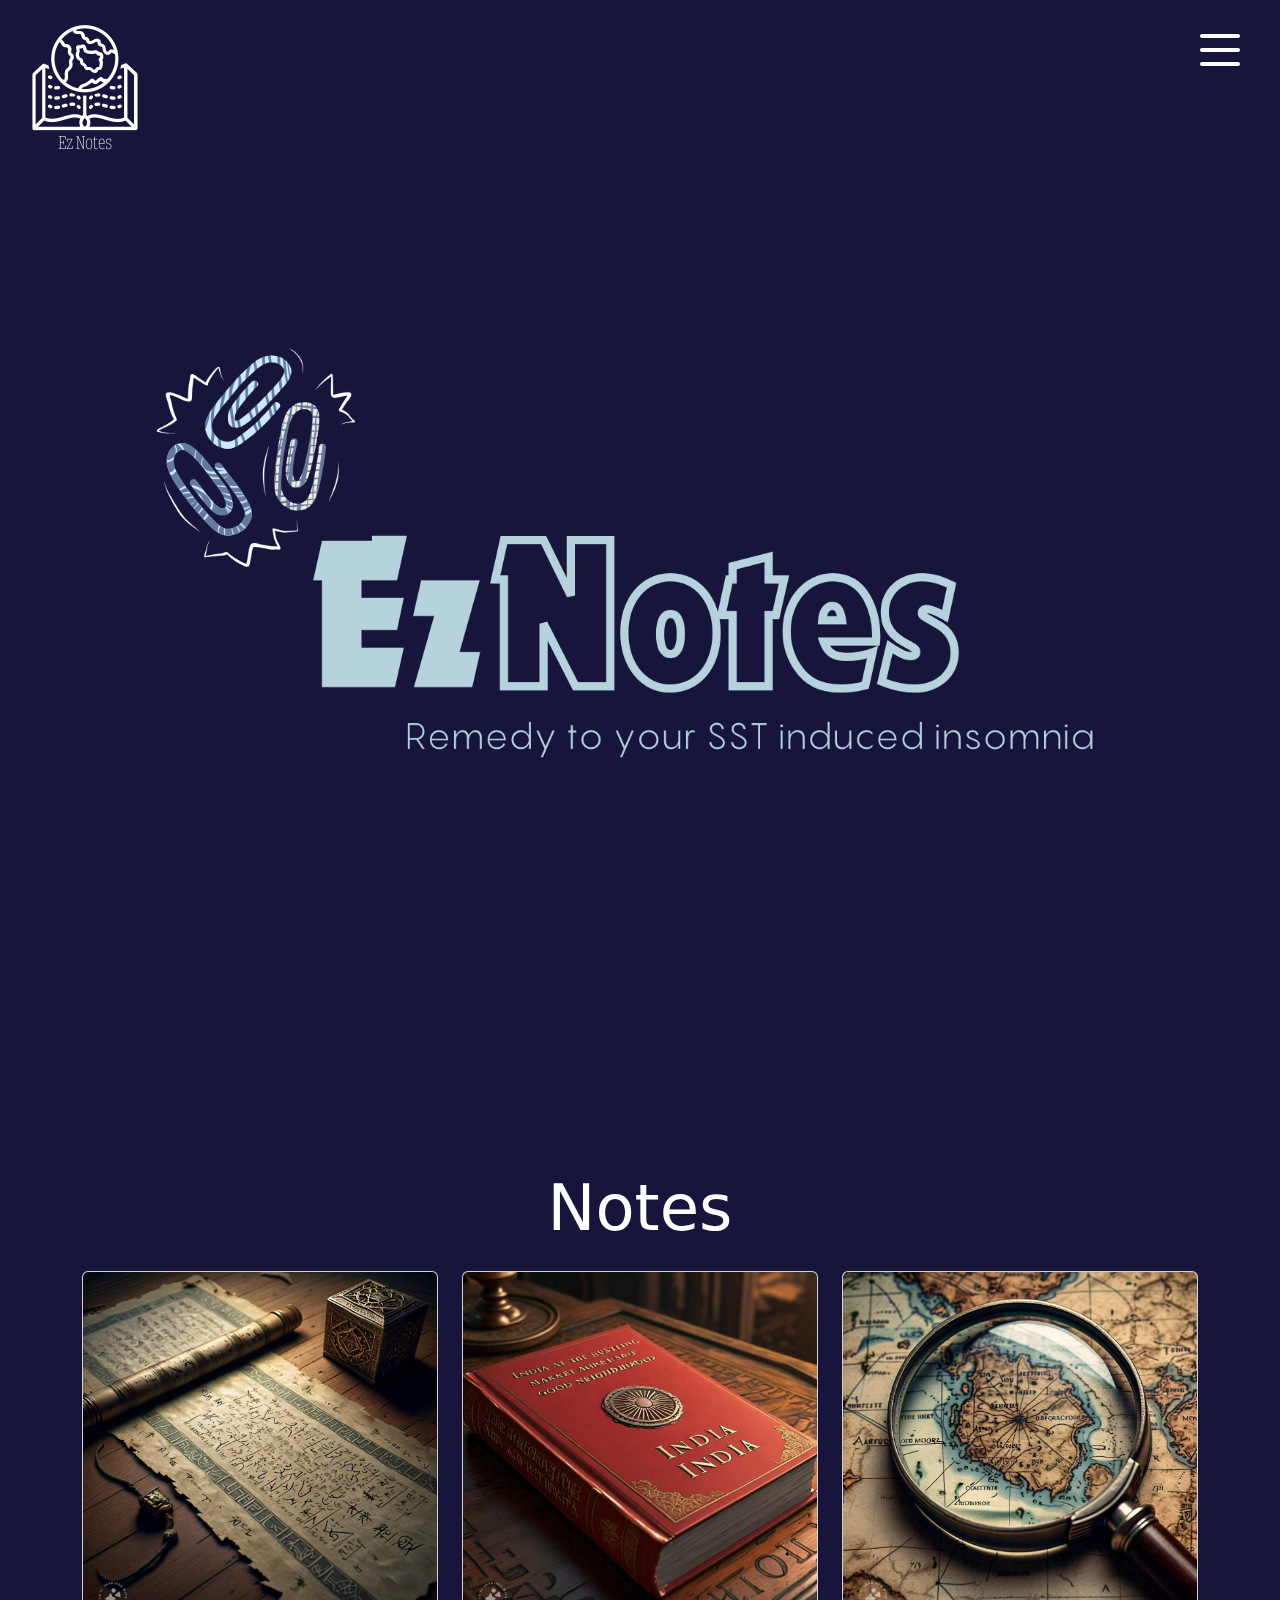
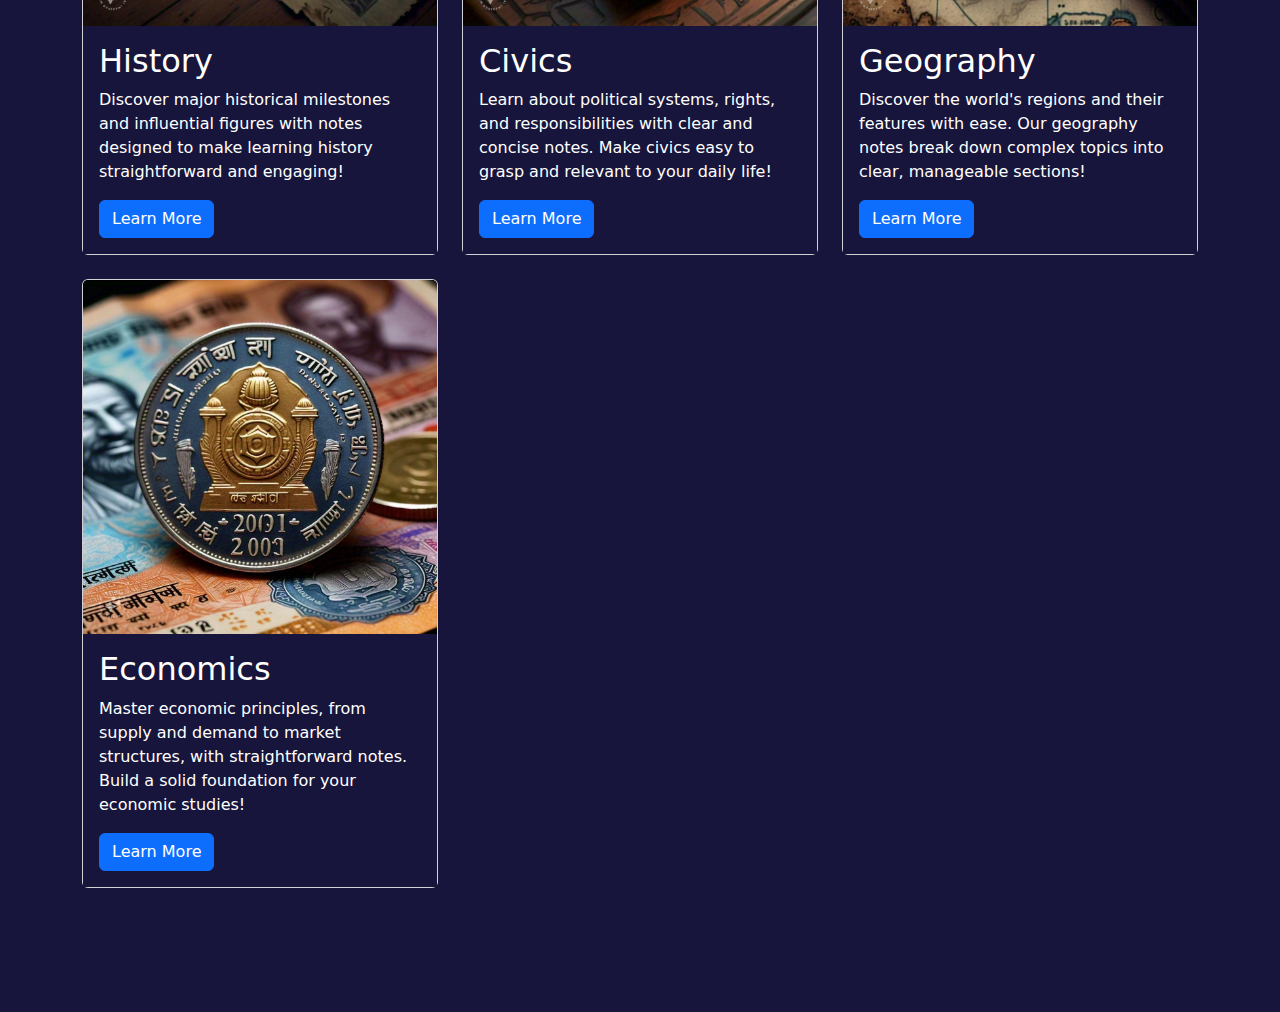
<file: index.html>
<!DOCTYPE html>
<html lang="en">
<head>
    <meta charset="UTF-8">
    <meta name="viewport" content="width=device-width, initial-scale=1.0">
    <title>Ez_Notes</title>
    <link href="https://cdn.jsdelivr.net/npm/bootstrap@5.3.3/dist/css/bootstrap.min.css" rel="stylesheet" integrity="sha384-QWTKZyjpPEjISv5WaRU9OFeRpok6YctnYmDr5pNlyT2bRjXh0JMhjY6hW+ALEwIH" crossorigin="anonymous">
    <link rel="stylesheet" href="styles.css">
</head>
<body>
    <header>
        <img class="logo"
            src="./assets/logo.png"
            alt="Loading image">
            <input type="checkbox" id="checkbox">
            <label for="checkbox" class="toggle">
                <div class="bars" id="bar1"></div>
                <div class="bars" id="bar2"></div>
                <div class="bars" id="bar3"></div>
            </label>
            <div id="dropdown">
                <a href="./index.html" class="dropdown-item">Home</a>
                <a href="./papers.html" class="dropdown-item">Papers</a>
                <a href="./Notes.html" class="dropdown-item">Notes</a>
                <a href="./about.html" class="dropdown-item">About</a>
            </div>
        
    </header>
    <main>
      <!-- Intro Section -->
      <section class="intro-section text-center">
          <div class="container">
              <img class="dk" src="./assets/bg.png">
          </div>
      </section>
      <!-- Courses Section -->
      <section class="courses-section">
        <div class="container">
            <h1 class="text-center mb-4" style="font-size: 400%;">Notes</h1>
            <div class="row">
                <!-- Course Card 1 -->
                <div class="col-md-4 mb-4">
                    <div class="card">
                        <img src="./assets/his.jpeg" class="card-img-top" alt="Course Image">
                        <div class="card-body">
                            <h5 class="card-title" style="color: white; font-size: 200%;">History</h5>
                            <p class="card-text">Discover major historical milestones and influential figures with notes designed to make learning history straightforward and engaging!</p>
                            <a href="./his.html" class="btn btn-primary">Learn More</a>
                        </div>
                    </div>
                </div>
                <!-- Course Card 2 -->
                <div class="col-md-4 mb-4">
                    <div class="card">
                        <img src="./assets/civ.jpeg" class="card-img-top" alt="Course Image">
                        <div class="card-body">
                            <h5 class="card-title" style="color: white;font-size: 200%;">Civics</h5>
                            <p class="card-text">Learn about political systems, rights, and responsibilities with clear and concise notes. Make civics easy to grasp and relevant to your daily life!</p>
                            <a href="./civ.html" class="btn btn-primary">Learn More</a>
                        </div>
                    </div>
                </div>
                <!-- Course Card 3 -->
                <div class="col-md-4 mb-4">
                    <div class="card">
                        <img src="./assets/geo.jpeg" class="card-img-top" alt="Course Image">
                        <div class="card-body">
                            <h5 class="card-title" style="color: white;font-size: 200%;">Geography</h5>
                            <p class="card-text">Discover the world's regions and their features with ease. Our geography notes break down complex topics into clear, manageable sections!</p>
                            <a href="./geo.html" class="btn btn-primary">Learn More</a>
                        </div>
                    </div>
                </div>
                <!-- Course Card 4 -->
                <div class="col-md-4 mb-4">
                    <div class="card">
                        <img src="./assets/eco.jpeg" class="card-img-top" alt="Course Image">
                        <div class="card-body">
                            <h5 class="card-title" style="color: white;font-size: 200%;">Economics</h5>
                            <p class="card-text">Master economic principles, from supply and demand to market structures, with straightforward notes. Build a solid foundation for your economic studies!</p>
                            <a href="./eco.html" class="btn btn-primary">Learn More</a>
                        </div>
                    </div>
                </div>
            </div>
        </div>
    </section>
</main>
        


    











    <script src="https://cdn.jsdelivr.net/npm/bootstrap@5.3.3/dist/js/bootstrap.bundle.min.js" integrity="sha384-YvpcrYf0tY3lHB60NNkmXc5s9fDVZLESaAA55NDzOxhy9GkcIdslK1eN7N6jIeHz" crossorigin="anonymous"></script>
</body>
</html>
</file>
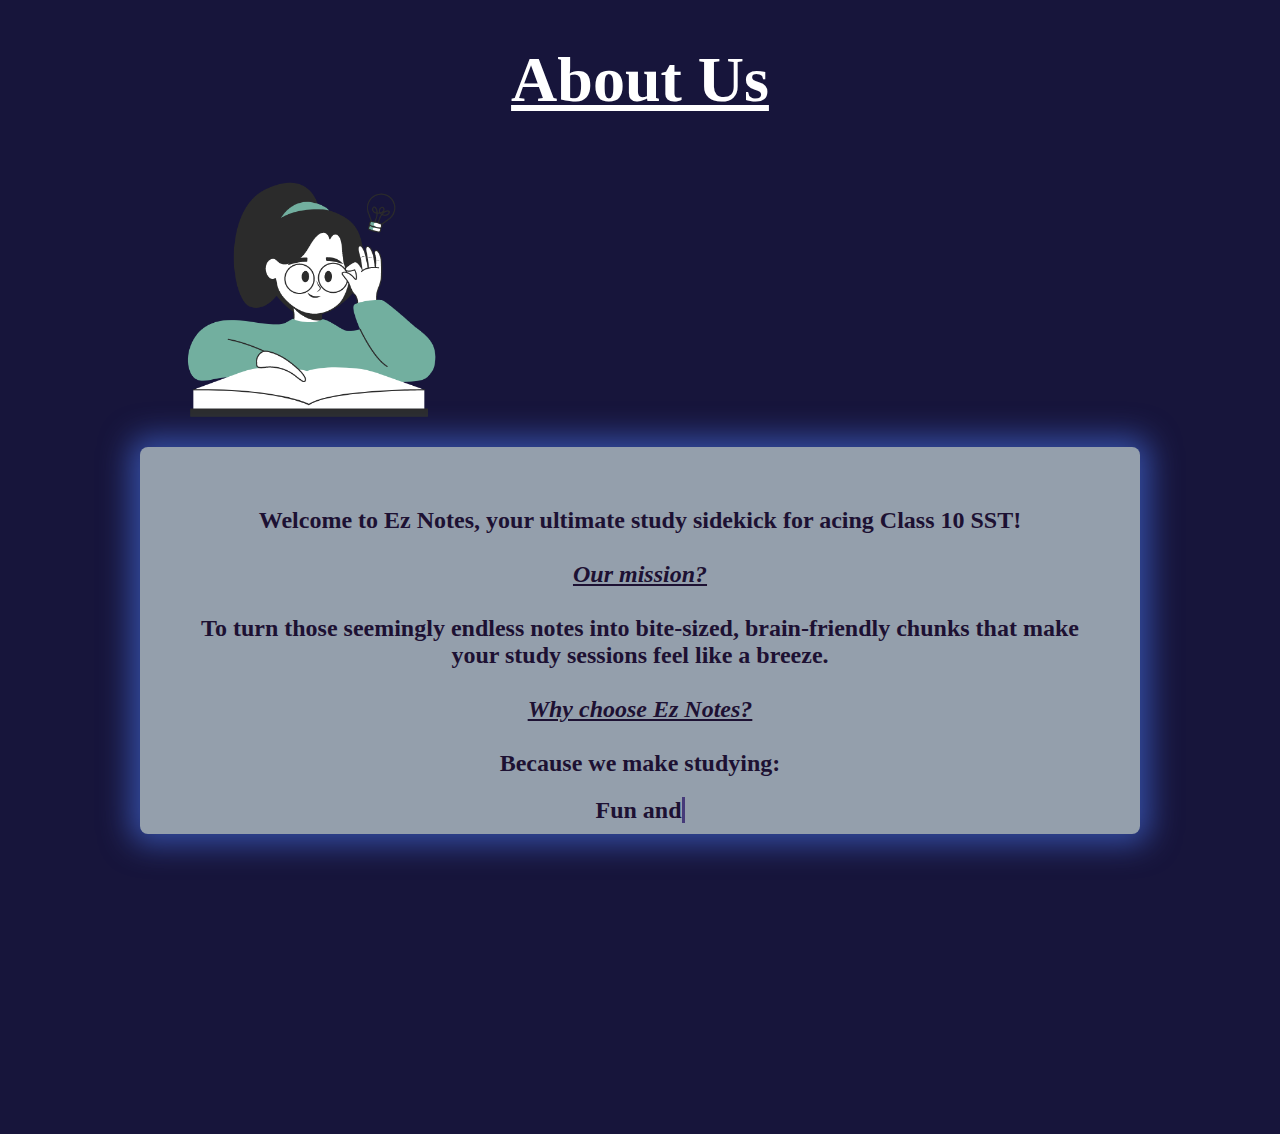
<file: about.html>
<!DOCTYPE html>
<html lang="en">
<head>
    <meta charset="UTF-8">
    <meta name="viewport" content="width=device-width, initial-scale=1.0">
    <title>About Us</title>
    <style>
        body {
            background-color: #17153b;
            margin: 0;
            padding: 0;
            display: flex;
            flex-direction: column;
            align-items: center;
            justify-content: center;
            min-height: 100vh;
        }

        h1 {
            color: #ffffff;
            font-size: 400%;
            text-decoration: underline;
            margin-bottom: 30px; /* Space between heading and content div */
            text-align: center;
        }

        .cont {
            width: 100%;
            max-width: 1000px; /* Max width for larger screens */
            background-color: #949fac;
            color: #1d1133;
            padding: 40px;
            padding-bottom: 10px;
            box-shadow: 0 0 30px 10px rgba(72, 114, 230, 0.6); /* Added spread radius */
    border-radius: 8px; 
    box-sizing: border-box;
        }

        @media (max-width: 768px) {
            .cont {
                width: 90%; 
            }
        }

        .typewriter-container {
            text-align: center;
        }

        .typewriter-text {
            display: inline;
            border-right: 0.15em solid #463a7a;
            white-space: nowrap;
            overflow: hidden;
            animation: typing 2s steps(30, end), blink-caret 0.75s step-end infinite;
        }

        @keyframes typing {
            from { width: 0; }
            to { width: 100%; }
        }

        @keyframes blink-caret {
            from, to { border-color: transparent; }
            50% { border-color: #463a7a; }
        }
        .img{
            width: 300px;
            height: 300px;
            margin-right: 670px;
          
        }
    </style>
</head>
<body>
    <h1>About Us</h1>
    <img class="img" src="assets/dp.png">
    <div class="cont">
        <h2 style="text-align: center;">
            Welcome to Ez Notes, your ultimate study sidekick for acing Class 10 SST!<br><br>
            <em style="text-decoration: underline;">Our mission?</em><br><br>
            To turn those seemingly endless notes into bite-sized, brain-friendly chunks that make your study sessions feel like a breeze.<br><br>

            <em style="text-decoration: underline;">Why choose Ez Notes?</em><br><br>
            Because we make studying:
        </h2>
        <div class="typewriter-container">
            <h2 class="typewriter-text" id="typewriter-text"></h2>
        </div>
    </div>
    <div style="width: 900px; height: 300px; background-color: #17153b; z-index: -1;">

    </div>

    <script>
        const typewriterText = document.getElementById('typewriter-text');

        const texts = [
            'Fun and engaging,',
            'Easy to understand,',
            'And dare we say, exciting!',
        ];

        let currentIndex = 0;
        const typingSpeed = 100;

        function typeText() {
            const text = texts[currentIndex];
            const characters = text.split('');
            let characterIndex = 0;

            function typeCharacter() {
                if (characterIndex < characters.length) {
                    typewriterText.textContent += characters[characterIndex];
                    characterIndex++;
                    setTimeout(typeCharacter, typingSpeed);
                } else {
                    setTimeout(() => {
                        typewriterText.textContent += '|';
                        typewriterText.textContent = typewriterText.textContent.slice(0, -1);
                        setTimeout(() => {
                            currentIndex = (currentIndex + 1) % texts.length;
                            typewriterText.textContent = '';
                            typeText();
                        }, 500);
                    }, 500);
                }
            }

            typeCharacter();
        }

        typeText();
    </script>
</body>
</html>
</file>
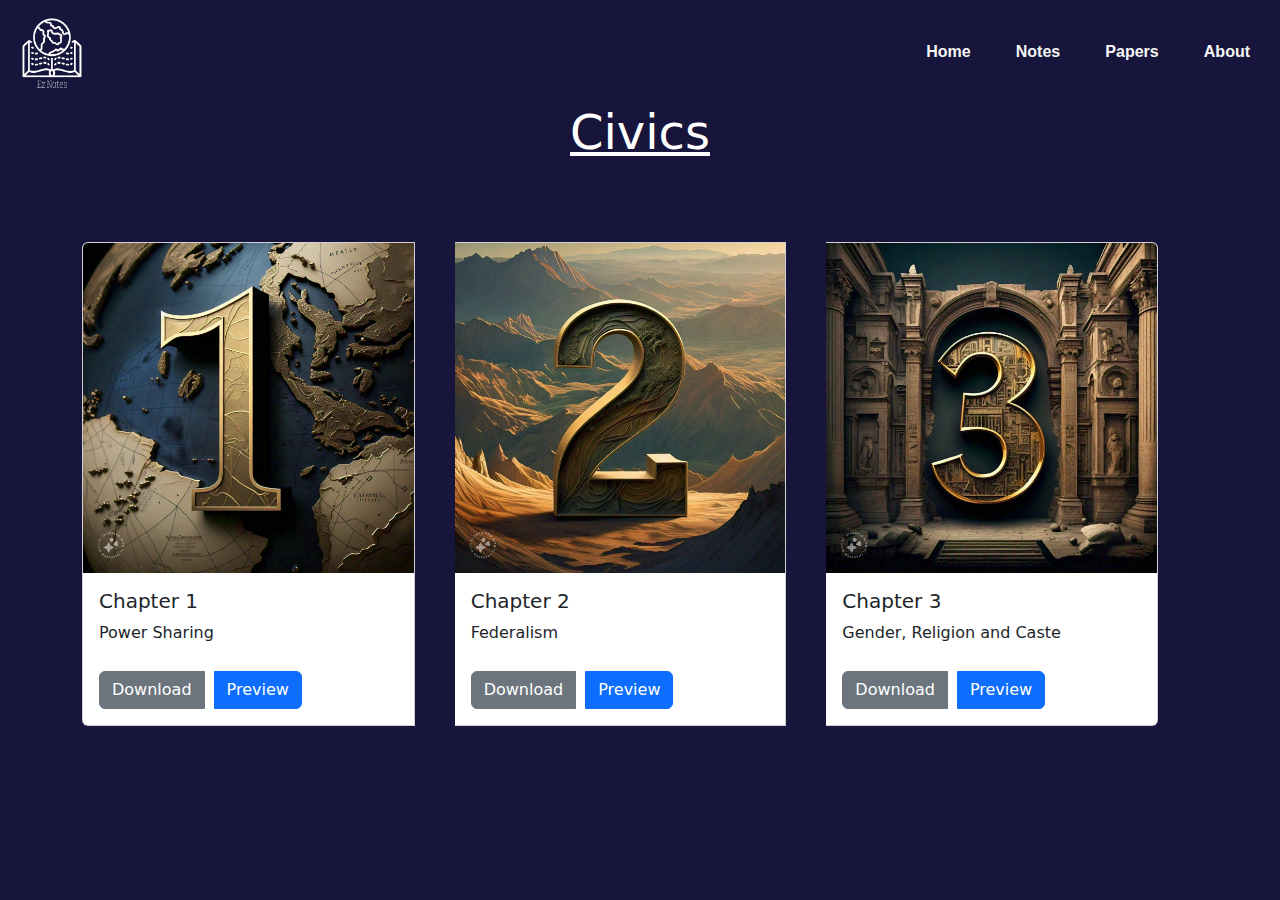
<file: civ.html>
<!DOCTYPE html>
<html lang="en">
<head>
    <meta charset="UTF-8">
    <meta name="viewport" content="width=device-width, initial-scale=1.0">
    <title>Civics</title>
    <link href="https://cdn.jsdelivr.net/npm/bootstrap@5.3.3/dist/css/bootstrap.min.css" rel="stylesheet" integrity="sha384-QWTKZyjpPEjISv5WaRU9OFeRpok6YctnYmDr5pNlyT2bRjXh0JMhjY6hW+ALEwIH" crossorigin="anonymous">
    <style>
        body {
            background-color: #17153b;
        }
        .card {
            margin-bottom: 20px;
            margin-right: 40px;
        }
        .btn-group {
            margin-top: 10px;
        }
        .btn-space {
            margin-right: 10px; /* Adjust as needed for spacing */
        }
        #pdfPreview {
            display: none;
            position: fixed;
            top: 0;
            left: 0;
            width: 100%;
            height: 100%;
            background-color: rgba(0, 0, 0, 0.8);
            z-index: 1000;
            overflow: auto;
        }
        #pdfPreview iframe {
            width: 100%;
            height: 100%;
        }
        header {
            display: flex;
            justify-content: flex-end;
            align-items: center;
            padding: 10px;
        }
        a,
        button {
            font-family: "Montserrat", sans-serif;
            font-weight: 800;
            font-size: 16px;
            color: rgb(245, 245, 245);
            text-decoration: none;
        }
        header img {
            display: block;
            height: 84px;
            cursor: pointer;
            margin-right: auto;
        }
        .navigate_links {
            list-style: none;
            margin: 0;
            padding: 0;
        }
        .navigate_links li {
            display: inline-block;
            padding: 10px 20px;
        }
        .navigate_links li a {
            transition: all 0.3s ease-in-out;
        }
        .navigate_links li a:hover {
            color: #ffffff;
            margin: 10px;
            padding: 12px;
            text-decoration: underline;
        }
    </style>
</head>
<body>
    <header>
        <img class="logo" src="./assets/logo.png" alt="Loading image">
        <nav>
            <ul class="navigate_links">
                <li><a href="./index.html">Home</a></li>
                <li><a href="./Notes.html">Notes</a></li>
                <li><a href="./papers.html">Papers</a></li>
                <li><a href="./about.html">About</a></li>
            </ul>
        </nav>
    </header>
      
    <h1 style="color: #ffffff; font-size: 300%; text-align: center; text-decoration: underline;">Civics</h1><br><br>
    <div class="container mt-4">
        <div class="card-group">
            <div class="card">
                <img src="./assets/c1.jpeg" class="card-img-top" alt="...">
                <div class="card-body">
                    <h5 class="card-title">Chapter 1</h5>
                    <p class="card-text">Power Sharing</p>
                    <div class="btn-group">
                        <button class="btn btn-secondary btn-space" onclick="download('assets/civ1.pdf')">Download</button>
                        <button class="btn btn-primary" onclick="preview('assets/civ1.pdf')">Preview</button>
                    </div>
                </div>
            </div>
            <div class="card">
                <img src="./assets/c2.jpeg" class="card-img-top" alt="...">
                <div class="card-body">
                    <h5 class="card-title">Chapter 2</h5>
                    <p class="card-text">Federalism</p>
                    <div class="btn-group">
                        <button class="btn btn-secondary btn-space" onclick="download('assets/civ2.pdf')">Download</button>
                        <button class="btn btn-primary" onclick="preview('assets/civ2.pdf')">Preview</button>
                    </div>
                </div>
            </div>
            <div class="card">
                <img src="./assets/c3.jpeg" class="card-img-top" alt="...">
                <div class="card-body">
                    <h5 class="card-title">Chapter 3</h5>
                    <p class="card-text">Gender, Religion and Caste</p>
                    <div class="btn-group">
                        <button class="btn btn-secondary btn-space" onclick="download('assets/civ3.pdf')">Download</button>
                        <button class="btn btn-primary" onclick="preview('assets/civ3.pdf')">Preview</button>
                    </div>
                </div>
            </div>
        </div>
    </div>

    <div id="pdfPreview">
        <iframe id="pdfFrame" src="" frameborder="0"></iframe>
    </div>

    <script>
        function download(file) {
            const link = document.createElement('a');
            link.href = file;
            link.download = file.split('/').pop(); // Get the filename from the path
            document.body.appendChild(link);
            link.click();
            document.body.removeChild(link);
        }

        function preview(file) {
            const pdfFrame = document.getElementById('pdfFrame');
            const pdfPreview = document.getElementById('pdfPreview');

            pdfFrame.src = file;
            pdfPreview.style.display = 'block';
        }

        document.getElementById('pdfPreview').addEventListener('click', function() {
            this.style.display = 'none';
        });
    </script>

    <script src="https://cdn.jsdelivr.net/npm/bootstrap@5.3.3/dist/js/bootstrap.bundle.min.js" integrity="sha384-YvpcrYf0tY3lHB60NNkmXc5s9fDVZLESaAA55NDzOxhy9GkcIdslK1eN7N6jIeHz" crossorigin="anonymous"></script>
</body>
</html>
</file>
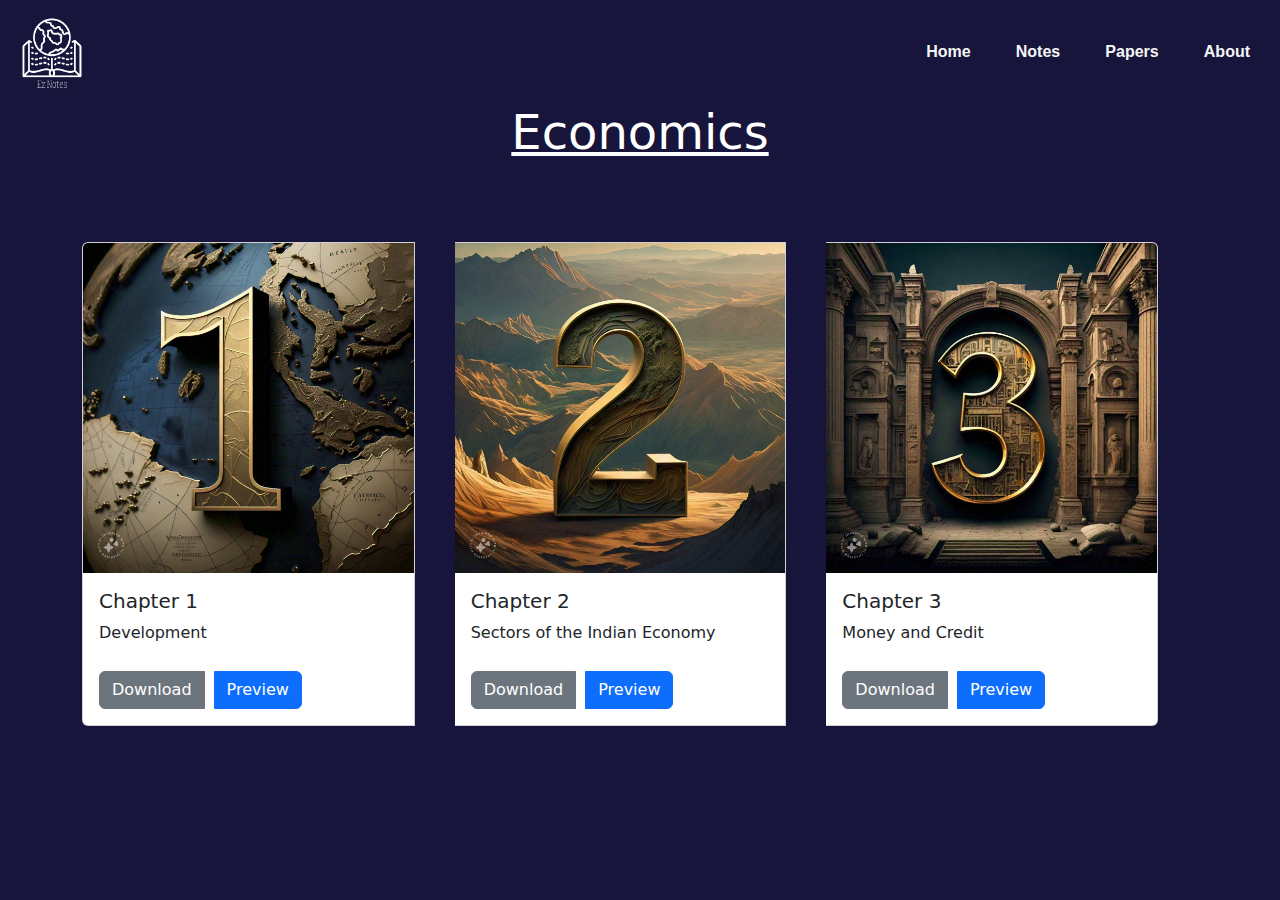
<file: eco.html>
<!DOCTYPE html>
<html lang="en">
<head>
    <meta charset="UTF-8">
    <meta name="viewport" content="width=device-width, initial-scale=1.0">
    <title>Economics</title>
    <link href="https://cdn.jsdelivr.net/npm/bootstrap@5.3.3/dist/css/bootstrap.min.css" rel="stylesheet" integrity="sha384-QWTKZyjpPEjISv5WaRU9OFeRpok6YctnYmDr5pNlyT2bRjXh0JMhjY6hW+ALEwIH" crossorigin="anonymous">
    <style>
        body {
            background-color: #17153b;
        }
        .card {
            margin-bottom: 20px;
            margin-right: 40px;
        }
        .btn-group {
            margin-top: 10px;
        }
        .btn-space {
            margin-right: 10px; /* Adjust as needed for spacing */
        }
        #pdfPreview {
            display: none;
            position: fixed;
            top: 0;
            left: 0;
            width: 100%;
            height: 100%;
            background-color: rgba(0, 0, 0, 0.8);
            z-index: 1000;
            overflow: auto;
        }
        #pdfPreview iframe {
            width: 100%;
            height: 100%;
        }
        header {
            display: flex;
            justify-content: flex-end;
            align-items: center;
            padding: 10px;
        }
        a,
        button {
            font-family: "Montserrat", sans-serif;
            font-weight: 800;
            font-size: 16px;
            color: rgb(245, 245, 245);
            text-decoration: none;
        }
        header img {
            display: block;
            height: 84px;
            cursor: pointer;
            margin-right: auto;
        }
        .navigate_links {
            list-style: none;
            margin: 0;
            padding: 0;
        }
        .navigate_links li {
            display: inline-block;
            padding: 10px 20px;
        }
        .navigate_links li a {
            transition: all 0.3s ease-in-out;
        }
        .navigate_links li a:hover {
            color: #ffffff;
            margin: 10px;
            padding: 12px;
            text-decoration: underline;
        }
    </style>
</head>
<body>
    <header>
        <img class="logo" src="./assets/logo.png" alt="Loading image">
        <nav>
            <ul class="navigate_links">
                <li><a href="./index.html">Home</a></li>
                <li><a href="./Notes.html">Notes</a></li>
                <li><a href="./papers.html">Papers</a></li>
                <li><a href="./about.html">About</a></li>
            </ul>
        </nav>
    </header>
      
    <h1 style="color: #ffffff; font-size: 300%; text-align: center; text-decoration: underline;">Economics</h1><br><br>
    <div class="container mt-4">
        <div class="card-group">
            <div class="card">
                <img src="./assets/c1.jpeg" class="card-img-top" alt="...">
                <div class="card-body">
                    <h5 class="card-title">Chapter 1</h5>
                    <p class="card-text">Development</p>
                    <div class="btn-group">
                        <button class="btn btn-secondary btn-space" onclick="download('assets/eco1.pdf')">Download</button>
                        <button class="btn btn-primary" onclick="preview('assets/eco1.pdf')">Preview</button>
                    </div>
                </div>
            </div>
            <div class="card">
                <img src="./assets/c2.jpeg" class="card-img-top" alt="...">
                <div class="card-body">
                    <h5 class="card-title">Chapter 2</h5>
                    <p class="card-text">Sectors of the Indian Economy</p>
                    <div class="btn-group">
                        <button class="btn btn-secondary btn-space" onclick="download('assets/eco2.pdf')">Download</button>
                        <button class="btn btn-primary" onclick="preview('assets/eco2.pdf')">Preview</button>
                    </div>
                </div>
            </div>
            <div class="card">
                <img src="./assets/c3.jpeg" class="card-img-top" alt="...">
                <div class="card-body">
                    <h5 class="card-title">Chapter 3</h5>
                    <p class="card-text">Money and Credit</p>
                    <div class="btn-group">
                        <button class="btn btn-secondary btn-space" onclick="download('assets/eco3.pdf')">Download</button>
                        <button class="btn btn-primary" onclick="preview('assets/eco3.pdf')">Preview</button>
                    </div>
                </div>
            </div>
        </div>
    </div>

    <div id="pdfPreview">
        <iframe id="pdfFrame" src="" frameborder="0"></iframe>
    </div>

    <script>
        function download(file) {
            const link = document.createElement('a');
            link.href = file;
            link.download = file.split('/').pop(); // Get the filename from the path
            document.body.appendChild(link);
            link.click();
            document.body.removeChild(link);
        }

        function preview(file) {
            const pdfFrame = document.getElementById('pdfFrame');
            const pdfPreview = document.getElementById('pdfPreview');

            pdfFrame.src = file;
            pdfPreview.style.display = 'block';
        }

        document.getElementById('pdfPreview').addEventListener('click', function() {
            this.style.display = 'none';
        });
    </script>

    <script src="https://cdn.jsdelivr.net/npm/bootstrap@5.3.3/dist/js/bootstrap.bundle.min.js" integrity="sha384-YvpcrYf0tY3lHB60NNkmXc5s9fDVZLESaAA55NDzOxhy9GkcIdslK1eN7N6jIeHz" crossorigin="anonymous"></script>
</body>
</html>
</file>
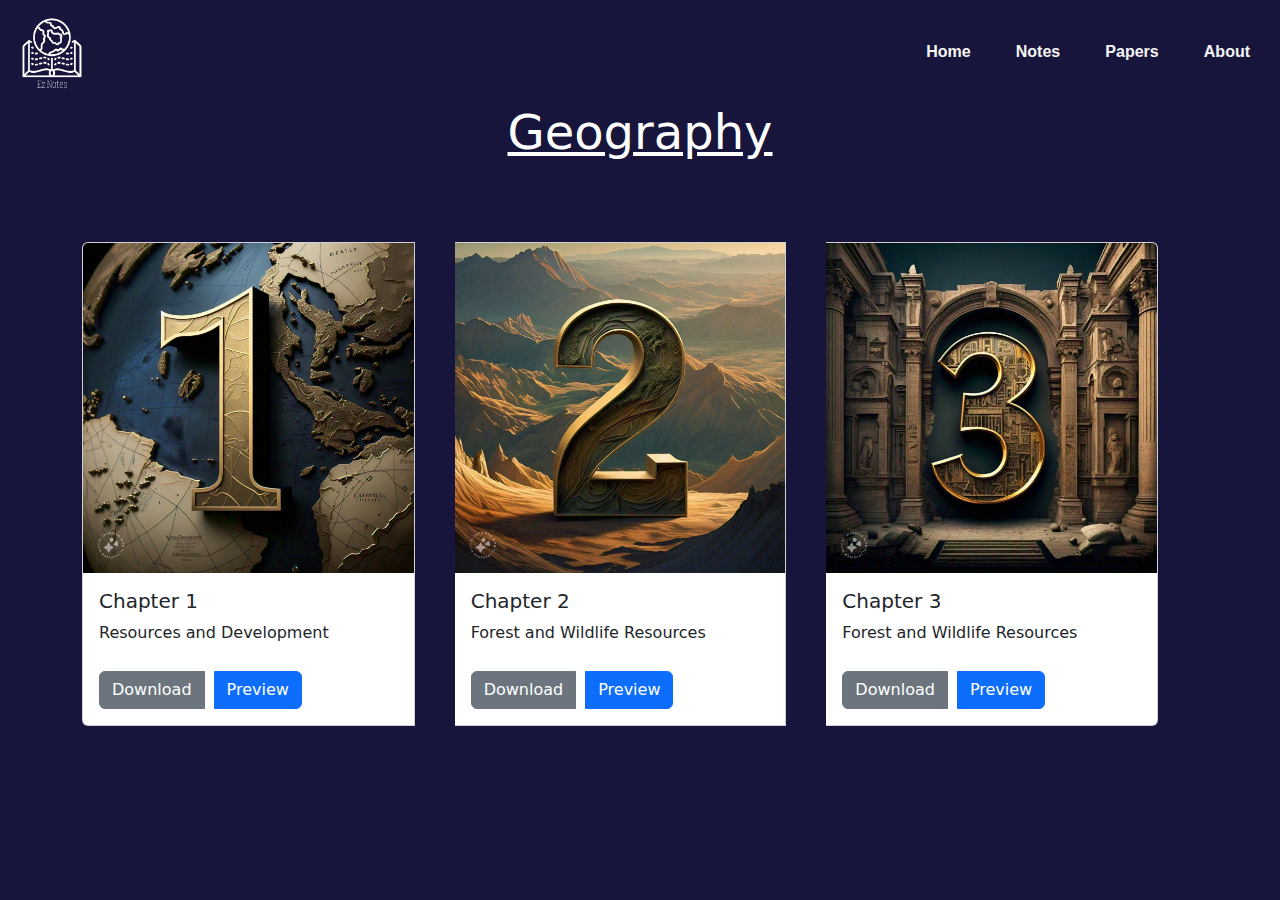
<file: geo.html>
<!DOCTYPE html>
<html lang="en">
<head>
    <meta charset="UTF-8">
    <meta name="viewport" content="width=device-width, initial-scale=1.0">
    <title>Geo</title>
    <link href="https://cdn.jsdelivr.net/npm/bootstrap@5.3.3/dist/css/bootstrap.min.css" rel="stylesheet" integrity="sha384-QWTKZyjpPEjISv5WaRU9OFeRpok6YctnYmDr5pNlyT2bRjXh0JMhjY6hW+ALEwIH" crossorigin="anonymous">
    <style>
        body {
            background-color: #17153b;
        }
        .card {
            margin-bottom: 20px;
            margin-right: 40px;
        }
        .btn-group {
            margin-top: 10px;
        }
        .btn-space {
            margin-right: 10px; /* Adjust as needed for spacing */
        }
        #pdfPreview {
            display: none;
            position: fixed;
            top: 0;
            left: 0;
            width: 100%;
            height: 100%;
            background-color: rgba(0, 0, 0, 0.8);
            z-index: 1000;
            overflow: auto;
        }
        #pdfPreview iframe {
            width: 100%;
            height: 100%;
        }
        header {
            display: flex;
            justify-content: flex-end;
            align-items: center;
            padding: 10px;
        }
        a,
        button {
            font-family: "Montserrat", sans-serif;
            font-weight: 800;
            font-size: 16px;
            color: rgb(245, 245, 245);
            text-decoration: none;
        }
        header img {
            display: block;
            height: 84px;
            cursor: pointer;
            margin-right: auto;
        }
        .navigate_links {
            list-style: none;
            margin: 0;
            padding: 0;
        }
        .navigate_links li {
            display: inline-block;
            padding: 10px 20px;
        }
        .navigate_links li a {
            transition: all 0.3s ease-in-out;
        }
        .navigate_links li a:hover {
            color: #ffffff;
            margin: 10px;
            padding: 12px;
            text-decoration: underline;
        }
    </style>
</head>
<body>
    <header>
        <img class="logo" src="./assets/logo.png" alt="Loading image">
        <nav>
            <ul class="navigate_links">
                <li><a href="./index.html">Home</a></li>
                <li><a href="./Notes.html">Notes</a></li>
                <li><a href="./papers.html">Papers</a></li>
                <li><a href="./about.html">About</a></li>
            </ul>
        </nav>
    </header>
      
    <h1 style="color: #ffffff; font-size: 300%; text-align: center; text-decoration: underline;">Geography</h1><br><br>
    <div class="container mt-4">
        <div class="card-group">
            <div class="card">
                <img src="./assets/c1.jpeg" class="card-img-top" alt="...">
                <div class="card-body">
                    <h5 class="card-title">Chapter 1</h5>
                    <p class="card-text">Resources and Development</p>
                    <div class="btn-group">
                        <button class="btn btn-secondary btn-space" onclick="download('assets/geo1.pdf')">Download</button>
                        <button class="btn btn-primary" onclick="preview('assets/geo1.pdf')">Preview</button>
                    </div>
                </div>
            </div>
            <div class="card">
                <img src="./assets/c2.jpeg" class="card-img-top" alt="...">
                <div class="card-body">
                    <h5 class="card-title">Chapter 2</h5>
                    <p class="card-text"> Forest and Wildlife Resources</p>
                    <div class="btn-group">
                        <button class="btn btn-secondary btn-space" onclick="download('assets/geo2.pdf')">Download</button>
                        <button class="btn btn-primary" onclick="preview('assets/geo2.pdf')">Preview</button>
                    </div>
                </div>
            </div>
            <div class="card">
                <img src="./assets/c3.jpeg" class="card-img-top" alt="...">
                <div class="card-body">
                    <h5 class="card-title">Chapter 3</h5>
                    <p class="card-text"> Forest and Wildlife Resources</p>
                    <div class="btn-group">
                        <button class="btn btn-secondary btn-space" onclick="download('assets/geo3.pdf')">Download</button>
                        <button class="btn btn-primary" onclick="preview('assets/geo3.pdf')">Preview</button>
                    </div>
                </div>
            </div>
        </div>
    </div>

    <div id="pdfPreview">
        <iframe id="pdfFrame" src="" frameborder="0"></iframe>
    </div>

    <script>
        function download(file) {
            const link = document.createElement('a');
            link.href = file;
            link.download = file.split('/').pop(); // Get the filename from the path
            document.body.appendChild(link);
            link.click();
            document.body.removeChild(link);
        }

        function preview(file) {
            const pdfFrame = document.getElementById('pdfFrame');
            const pdfPreview = document.getElementById('pdfPreview');

            pdfFrame.src = file;
            pdfPreview.style.display = 'block';
        }

        document.getElementById('pdfPreview').addEventListener('click', function() {
            this.style.display = 'none';
        });
    </script>

    <script src="https://cdn.jsdelivr.net/npm/bootstrap@5.3.3/dist/js/bootstrap.bundle.min.js" integrity="sha384-YvpcrYf0tY3lHB60NNkmXc5s9fDVZLESaAA55NDzOxhy9GkcIdslK1eN7N6jIeHz" crossorigin="anonymous"></script>
</body>
</html>
</file>
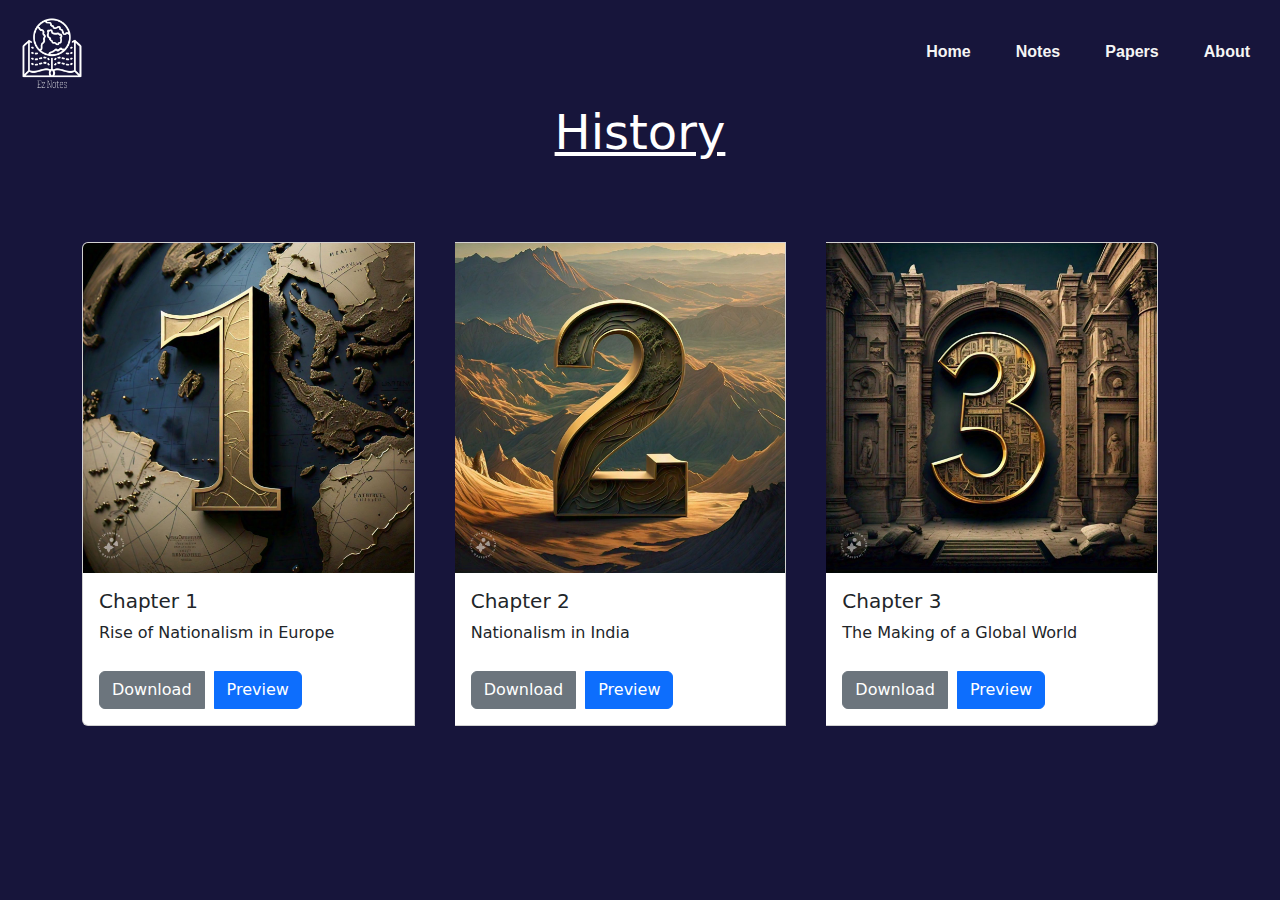
<file: his.html>
<!DOCTYPE html>
<html lang="en">
<head>
    <meta charset="UTF-8">
    <meta name="viewport" content="width=device-width, initial-scale=1.0">
    <title>History</title>
    <link href="https://cdn.jsdelivr.net/npm/bootstrap@5.3.3/dist/css/bootstrap.min.css" rel="stylesheet" integrity="sha384-QWTKZyjpPEjISv5WaRU9OFeRpok6YctnYmDr5pNlyT2bRjXh0JMhjY6hW+ALEwIH" crossorigin="anonymous">
    <style>
        body {
            background-color: #17153b;
        }
        .card {
            margin-bottom: 20px;
            margin-right: 40px;
        }
        .btn-group {
            margin-top: 10px;
        }
        .btn-space {
            margin-right: 10px; /* Adjust as needed for spacing */
        }
        #pdfPreview {
            display: none;
            position: fixed;
            top: 0;
            left: 0;
            width: 100%;
            height: 100%;
            background-color: rgba(0, 0, 0, 0.8);
            z-index: 1000;
            overflow: auto;
        }
        #pdfPreview iframe {
            width: 100%;
            height: 100%;
        }
        header {
            display: flex;
            justify-content: flex-end;
            align-items: center;
            padding: 10px;
        }
        a,
        button {
            font-family: "Montserrat", sans-serif;
            font-weight: 800;
            font-size: 16px;
            color: rgb(245, 245, 245);
            text-decoration: none;
        }
        header img {
            display: block;
            height: 84px;
            cursor: pointer;
            margin-right: auto;
        }
        .navigate_links {
            list-style: none;
            margin: 0;
            padding: 0;
        }
        .navigate_links li {
            display: inline-block;
            padding: 10px 20px;
        }
        .navigate_links li a {
            transition: all 0.3s ease-in-out;
        }
        .navigate_links li a:hover {
            color: #ffffff;
            margin: 10px;
            padding: 12px;
            text-decoration: underline;
        }
    </style>
</head>
<body>
    <header>
        <img class="logo" src="./assets/logo.png" alt="Loading image">
        <nav>
            <ul class="navigate_links">
                <li><a href="./index.html">Home</a></li>
                <li><a href="./Notes.html">Notes</a></li>
                <li><a href="./papers.html">Papers</a></li>
                <li><a href="./about.html">About</a></li>
            </ul>
        </nav>
    </header>
      
    <h1 style="color: #ffffff; font-size: 300%; text-align: center; text-decoration: underline;">History</h1><br><br>
    <div class="container mt-4">
        <div class="card-group">
            <div class="card">
                <img src="./assets/c1.jpeg" class="card-img-top" alt="...">
                <div class="card-body">
                    <h5 class="card-title">Chapter 1</h5>
                    <p class="card-text">
                       Rise of Nationalism in Europe</p>
                    <div class="btn-group">
                        <button class="btn btn-secondary btn-space" onclick="download('assets/his1.pdf')">Download</button>
                        <button class="btn btn-primary" onclick="preview('assets/his1.pdf')">Preview</button>
                    </div>
                </div>
            </div>
            <div class="card">
                <img src="./assets/c2.jpeg" class="card-img-top" alt="...">
                <div class="card-body">
                    <h5 class="card-title">Chapter 2</h5>
                    <p class="card-text">Nationalism in India</p>
                    <div class="btn-group">
                        <button class="btn btn-secondary btn-space" onclick="download('assets/his2.pdf')">Download</button>
                        <button class="btn btn-primary" onclick="preview('assets/his2.pdf')">Preview</button>
                    </div>
                </div>
            </div>
            <div class="card">
                <img src="./assets/c3.jpeg" class="card-img-top" alt="...">
                <div class="card-body">
                    <h5 class="card-title">Chapter 3</h5>
                    <p class="card-text">The Making of a Global World</p>
                    <div class="btn-group">
                        <button class="btn btn-secondary btn-space" onclick="download('assets/his3.pdf')">Download</button>
                        <button class="btn btn-primary" onclick="preview('assets/his3.pdf')">Preview</button>
                    </div>
                </div>
            </div>
        </div>
    </div>

    <div id="pdfPreview">
        <iframe id="pdfFrame" src="" frameborder="0"></iframe>
    </div>

    <script>
        function download(file) {
            const link = document.createElement('a');
            link.href = file;
            link.download = file.split('/').pop(); // Get the filename from the path
            document.body.appendChild(link);
            link.click();
            document.body.removeChild(link);
        }

        function preview(file) {
            const pdfFrame = document.getElementById('pdfFrame');
            const pdfPreview = document.getElementById('pdfPreview');

            pdfFrame.src = file;
            pdfPreview.style.display = 'block';
        }

        document.getElementById('pdfPreview').addEventListener('click', function() {
            this.style.display = 'none';
        });
    </script>

    <script src="https://cdn.jsdelivr.net/npm/bootstrap@5.3.3/dist/js/bootstrap.bundle.min.js" integrity="sha384-YvpcrYf0tY3lHB60NNkmXc5s9fDVZLESaAA55NDzOxhy9GkcIdslK1eN7N6jIeHz" crossorigin="anonymous"></script>
</body>
</html>
</file>
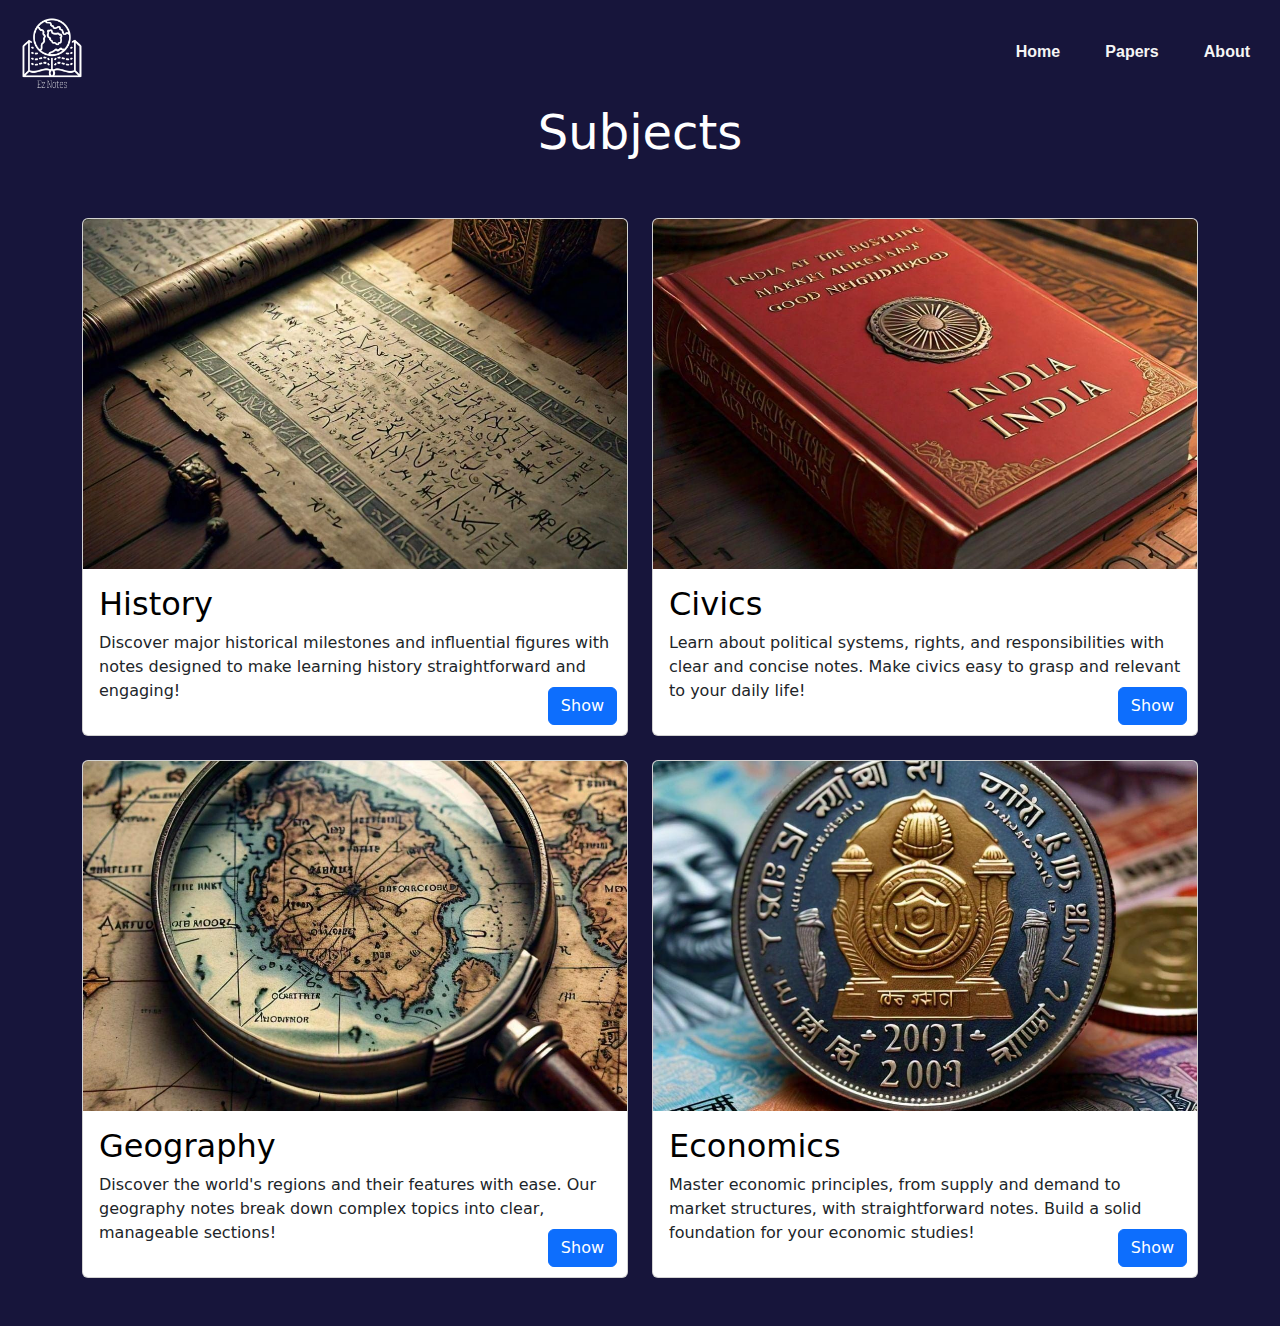
<file: Notes.html>
<!DOCTYPE html>
<html lang="en">
<head>
  <meta charset="UTF-8">
  <meta name="viewport" content="width=device-width, initial-scale=1.0">
  <title>Notes</title>
  <link href="https://cdn.jsdelivr.net/npm/bootstrap@5.3.3/dist/css/bootstrap.min.css" rel="stylesheet" integrity="sha384-QWTKZyjpPEjISv5WaRU9OFeRpok6YctnYmDr5pNlyT2bRjXh0JMhjY6hW+ALEwIH" crossorigin="anonymous">
  <style>
    body {
      background-color: #17153b;
    }
    .card-img-top {
      height: 350px;
      width: 100%;
      object-fit: cover; 
    }
    .card {
      width: 100%;
      height: auto;
    }
    header {
      display: flex;
      justify-content: flex-end;
      align-items: center;
      padding: 10px;
    }
    a,
    button {
      font-family: "Montserrat", sans-serif;
      font-weight: 800;
      font-size: 16px;
      color: rgb(245, 245, 245);
      text-decoration: none;
    }
    header img {
      display: block;
      height: 84px;
      cursor: pointer;
      margin-right: auto;
    }
    .navigate_links {
      list-style: none;
      margin: 0;
      padding: 0;
    }
    .navigate_links li {
      display: inline-block;
      padding: 10px 20px;
    }
    .navigate_links li a {
      transition: all 0.3s ease-in-out;
    }
    .navigate_links li a:hover {
      color: #ffffff;
      margin: 10px;
      padding: 12px;
      text-decoration: underline;
    }
    .card-body {
      position: relative;
    }
    .btn-show {
      position: absolute;
      bottom: 10px;
      right: 10px;
    }
  </style>
</head>
<body>
  <header>
    <img class="logo" src="./assets/logo.png" alt="Loading image">
    <nav>
      <ul class="navigate_links">
        <li><a href="./index.html">Home</a></li>
        <li><a href="./papers.html">Papers</a></li>
        <li><a href="./about.html">About</a></li>
      </ul>
    </nav>
  </header>
  
  <h1 style="color: #ffffff; font-size: 300%; text-align: center;">Subjects</h1><br><br>
  
  <div class="container">
    <div class="row row-cols-1 row-cols-md-2 g-4">
      <div class="col">
        <div class="card">
          <img src="./assets/his.jpeg" class="card-img-top" alt="...">
          <div class="card-body">
            <h5 class="card-title" style="color: rgb(0, 0, 0); font-size: 200%;">History</h5>
                            <p class="card-text">Discover major historical milestones and influential figures with notes designed to make learning history straightforward and engaging!</p>
                            <button class="btn btn-primary btn-show" onclick="window.location.href='./his.html'" >Show</button>
          </div>
        </div>
      </div>
      <div class="col">
        <div class="card">
          <img src="./assets/civ.jpeg" class="card-img-top" alt="...">
          <div class="card-body">
            <h5 class="card-title" style="color: rgb(0, 0, 0);font-size: 200%;">Civics</h5>
                            <p class="card-text">Learn about political systems, rights, and responsibilities with clear and concise notes. Make civics easy to grasp and relevant to your daily life!</p>
                            <button class="btn btn-primary btn-show" onclick="window.location.href='./civ.html'" >Show</button>
          </div>
        </div>
      </div>
      <div class="col">
        <div class="card">
          <img src="./assets/geo.jpeg" class="card-img-top" alt="...">
          <div class="card-body">
            <h5 class="card-title" style="color: rgb(0, 0, 0);font-size: 200%;">Geography</h5>
            <p class="card-text">Discover the world's regions and their features with ease. Our geography notes break down complex topics into clear, manageable sections!</p>
            <button class="btn btn-primary btn-show" onclick="window.location.href='./geo.html'" >Show</button>
          </div>
        </div>
      </div>
      <div class="col">
        <div class="card">
          <img src="./assets/eco.jpeg" class="card-img-top" alt="...">
          <div class="card-body">
            <h5 class="card-title" style="color: rgb(0, 0, 0);font-size: 200%;">Economics</h5>
                            <p class="card-text">Master economic principles, from supply and demand to market structures, with straightforward notes. Build a solid foundation for your economic studies!</p>
            <button class="btn btn-primary btn-show" onclick="window.location.href='./eco.html'" >Show</button>
          </div>
        </div>
      </div>
    </div>
  </div>
  
  <br><br>

  <script src="https://cdn.jsdelivr.net/npm/bootstrap@5.3.3/dist/js/bootstrap.bundle.min.js" integrity="sha384-YvpcrYf0tY3lHB60NNkmXc5s9fDVZLESaAA55NDzOxhy9GkcIdslK1eN7N6jIeHz" crossorigin="anonymous"></script>
</body>
</html>
</file>
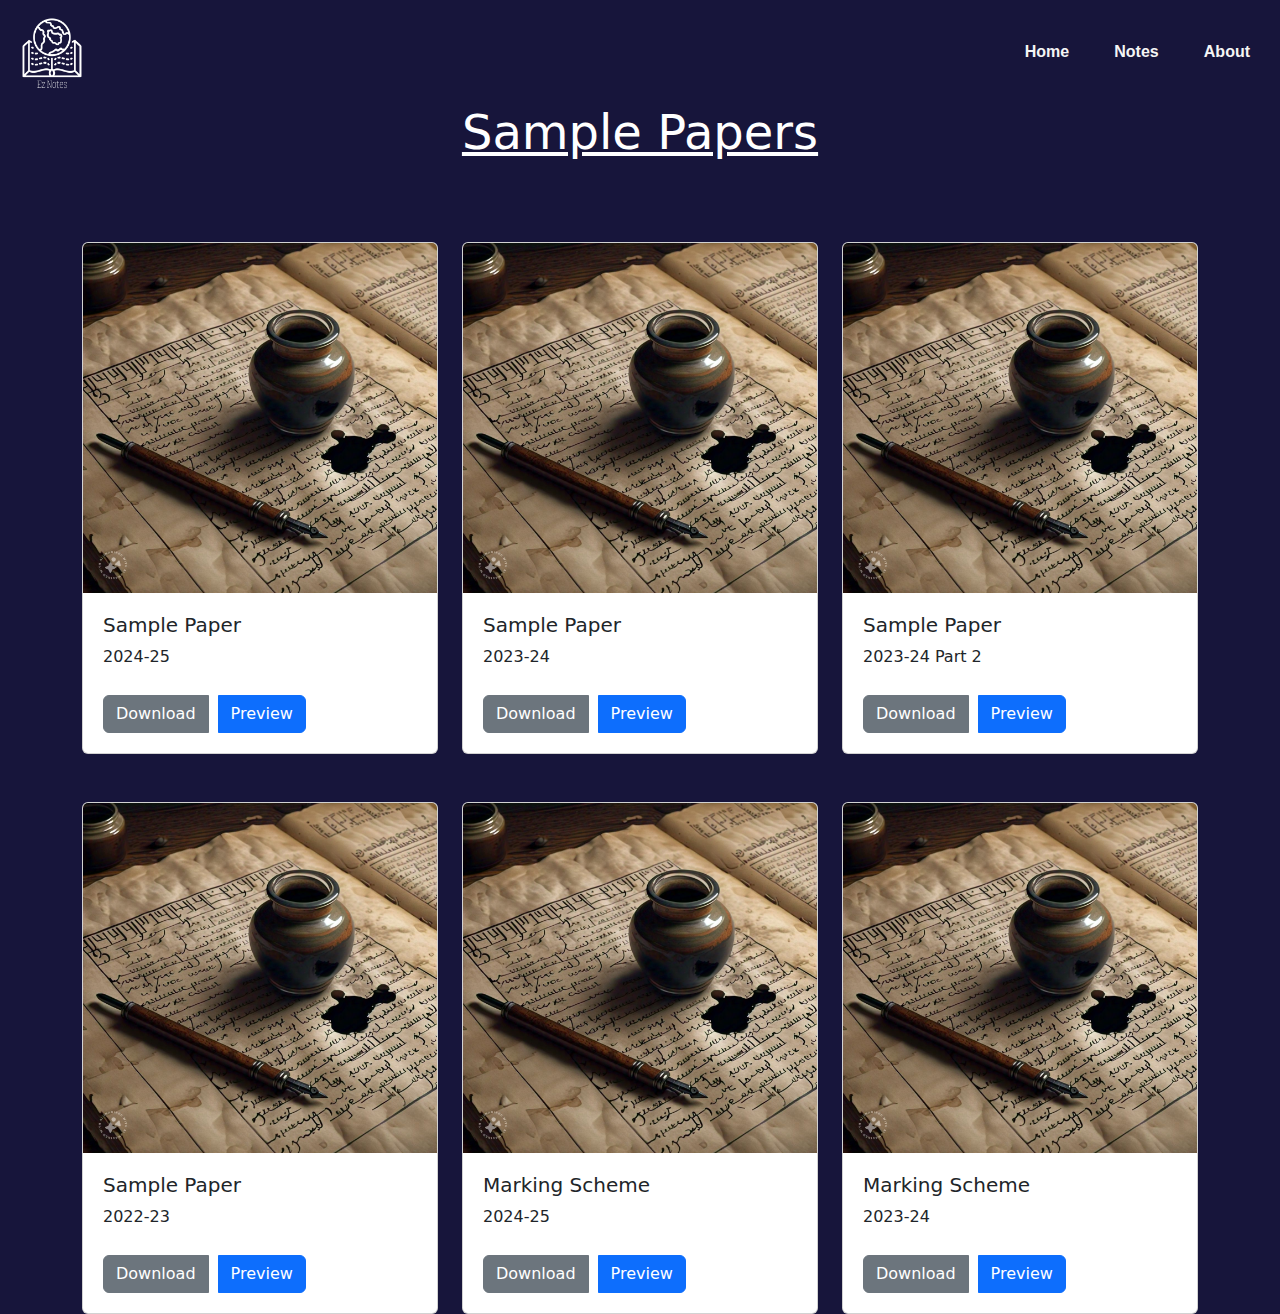
<file: papers.html>
<!DOCTYPE html>
<html lang="en">
<head>
    <meta charset="UTF-8">
    <meta name="viewport" content="width=device-width, initial-scale=1.0">
    <title>Question Papers</title>
    <link href="https://cdn.jsdelivr.net/npm/bootstrap@5.3.3/dist/css/bootstrap.min.css" rel="stylesheet" integrity="sha384-QWTKZyjpPEjISv5WaRU9OFeRpok6YctnYmDr5pNlyT2bRjXh0JMhjY6hW+ALEwIH" crossorigin="anonymous">
    <style>
        body {
            background-color: #17153b;
        }
        .card-img-top {
      height: 350px;
      width: 100%;
      object-fit: cover; 
    }
    .card {
      width: 100%;
      height: auto;
    }
.card-body {
    padding: 20px;
    
}
        .btn-group {
            margin-top: 10px;
        }
        .btn-space {
            margin-right: 10px; /* Adjust as needed for spacing */
        }
        #pdfPreview {
            display: none;
            position: fixed;
            top: 0;
            left: 0;
            width: 100%;
            height: 100%;
            background-color: rgba(0, 0, 0, 0.8);
            z-index: 1000;
            overflow: auto;
        }
        #pdfPreview iframe {
            width: 100%;
            height: 100%;
        }
        header {
            display: flex;
            justify-content: flex-end;
            align-items: center;
            padding: 10px;
        }
        a,
        button {
            font-family: "Montserrat", sans-serif;
            font-weight: 800;
            font-size: 16px;
            color: rgb(245, 245, 245);
            text-decoration: none;
        }
        header img {
            display: block;
            height: 84px;
            cursor: pointer;
            margin-right: auto;
        }
        .navigate_links {
            list-style: none;
            margin: 0;
            padding: 0;
        }
        .navigate_links li {
            display: inline-block;
            padding: 10px 20px;
        }
        .navigate_links li a {
            transition: all 0.3s ease-in-out;
        }
        .navigate_links li a:hover {
            color: #ffffff;
            margin: 10px;
            padding: 12px;
            text-decoration: underline;
        }
    </style>
</head>
<body>
    <header>
        <img class="logo" src="./assets/logo.png" alt="Loading image">
        <nav>
            <ul class="navigate_links">
                <li><a href="./index.html">Home</a></li>
                <li><a href="./Notes.html">Notes</a></li>
                <li><a href="./about.html">About</a></li>
            </ul>
        </nav>
    </header>
      
    <h1 style="color: #ffffff; font-size: 300%; text-align: center; text-decoration: underline;">Sample Papers</h1><br><br>
    <div class="container mt-4">
        <div class="row">
            <div class="col-md-4">
                <div class="card">
                    <img src="./assets/qp.jpeg" class="card-img-top" alt="...">
                    <div class="card-body">
                        <h5 class="card-title">Sample Paper</h5>
                        <p class="card-text">2024-25</p>
                        <div class="btn-group">
                            <button class="btn btn-secondary btn-space" onclick="download('assets/sqp24.pdf')">Download</button>
                            <button class="btn btn-primary" onclick="preview('assets/sqp24.pdf')">Preview</button>
                        </div>
                    </div>
                </div>
            </div><br><br>
            <div class="col-md-4">
                <div class="card">
                    <img src="./assets/qp.jpeg" class="card-img-top" alt="...">
                    <div class="card-body">
                        <h5 class="card-title">Sample Paper</h5>
                        <p class="card-text">2023-24</p>
                        <div class="btn-group">
                            <button class="btn btn-secondary btn-space" onclick="download('assets/sqp23-24.pdf')">Download</button>
                            <button class="btn btn-primary" onclick="preview('assets/sqp23-24.pdf')">Preview</button>
                        </div>
                    </div>
                </div>
            </div><br><br>
            <div class="col-md-4">
                <div class="card">
                    <img src="./assets/qp.jpeg" class="card-img-top" alt="...">
                    <div class="card-body">
                        <h5 class="card-title">Sample Paper</h5>
                        <p class="card-text">2023-24 Part 2</p>
                        <div class="btn-group">
                            <button class="btn btn-secondary btn-space" onclick="download('assets/sqp23.pdf')">Download</button>
                            <button class="btn btn-primary" onclick="preview('assets/sqp23.pdf')">Preview</button>
                        </div>
                    </div>
                </div>
            </div>
        </div><br><br>
        <div class="row">
            <div class="col-md-4">
                <div class="card">
                    <img src="./assets/qp.jpeg" class="card-img-top" alt="...">
                    <div class="card-body">
                        <h5 class="card-title">Sample Paper</h5>
                        <p class="card-text">2022-23</p>
                        <div class="btn-group">
                            <button class="btn btn-secondary btn-space" onclick="download('assets/sqp22.pdf')">Download</button>
                            <button class="btn btn-primary" onclick="preview('assets/sqp22.pdf')">Preview</button>
                        </div>
                    </div>
                </div>
            </div><br><br>
            <div class="col-md-4">
                <div class="card">
                    <img src="./assets/qp.jpeg"  class="card-img-top" alt="...">
                    <div class="card-body">
                        <h5 class="card-title">Marking Scheme</h5>
                        <p class="card-text">2024-25</p>
                        <div class="btn-group">
                            <button class="btn btn-secondary btn-space" onclick="download('assets/MS24.pdf')">Download</button>
                            <button class="btn btn-primary" onclick="preview('assets/MS24.pdf')">Preview</button>
                        </div>
                    </div>
                </div>
            </div><br><br>
            <div class="col-md-4">
                <div class="card">
                    <img src="./assets/qp.jpeg" class="card-img-top" alt="...">
                    <div class="card-body">
                        <h5 class="card-title">Marking Scheme</h5>
                        <p class="card-text">2023-24</p>
                        <div class="btn-group">
                            <button class="btn btn-secondary btn-space" onclick="download('assets/MS23.pdf')">Download</button>
                            <button class="btn btn-primary" onclick="preview('assets/MS23.pdf')">Preview</button>
                        </div>
                    </div>
                </div>
            </div>
        </div>
    </div>

    <div id="pdfPreview">
        <iframe id="pdfFrame" src="" frameborder="0"></iframe>
    </div>

    <script>
        function download(file) {
            const link = document.createElement('a');
            link.href = file;
            link.download = file.split('/').pop(); // Get the filename from the path
            document.body.appendChild(link);
            link.click();
            document.body.removeChild(link);
        }
        function preview(file) {
    window.open(file, '_blank');
}
    </script>

    <script src="https://cdn.jsdelivr.net/npm/bootstrap@5.3.3/dist/js/bootstrap.bundle.min.js" integrity="sha384-YvpcrYf0tY3lHB60NNkmXc5s9fDVZLESaAA55NDzOxhy9GkcIdslK1eN7N6jIeHz" crossorigin="anonymous"></script>
</body>
</html>
</file>
<file: styles.css>
/* First make all margin and padding 0 */
* {
    margin: 0px;
    padding: 0px;
    background-color: #17153b;
    color: #ffffff;
}

/* Second work on image*/
header img {
    display: block;
    height: 84px;
    cursor: pointer;
    margin-right: auto;
}

/* Changes the styling of links if necessary */
a,
button {
    font-family: "Montserrat", sans-serif;
    font-weight: 800;
    font-size: 16px;
    color: rgb(245, 245, 245);
    text-decoration: none;
}

/* Now start positioning the links and images 
   according to your convinence */
header {
    display: flex;
    justify-content: flex-end;
    align-items: center;
    padding: 10px;
}



.navigate_links li a {
    transition: all 0.3s ease-in-out 0s;
}
.navigate_links li a:hover {
    color: #ffffff;
    margin: 10px;
    padding: 12px;
    text-decoration: #b5d2dd underline double;
}


/*-----------------*/
.intro-section {
    display: flex;
    justify-content: center;
    align-items: center;
    min-height: 100vh; /* Ensures the section takes the full height of the viewport */
    background-color: #17153b;
    padding: 0; /* Remove padding so the image is centered */
}

.dk {
    width: 100%; /* Ensure the image takes full width */
    max-width: 1000px; /* Maintain the original width */
    max-height: calc(100vh - 40px); /* Adjust height to fit within the viewport */
    height: auto; /* Maintain aspect ratio */
}


.courses-section{
    background-color: #17153b;
    padding: 100px 0;
}

.footer{
    background-color: #17153b;
    padding: 100px 0;

}

.logo{
    width: 150px;
    height: 150px;

}

#checkbox {
    display: none;
}

.toggle {
    position: absolute;
    top: 30px;
    right: 40px;
    width: 40px;
    height: 40px;
    cursor: pointer;
    display: flex;
    flex-direction: column;
    align-items: center;
    justify-content: center;
    gap: 10px;
    transition-duration: .3s;
}

.bars {
    width: 100%;
    height: 4px;
    background-color: rgb(255, 255, 255);
    border-radius: 5px;
    transition-duration: .3s;
}

#checkbox:checked + .toggle .bars {
    margin-left: 13px;
}

#checkbox:checked + .toggle #bar2 {
    transform: rotate(135deg);
    margin-left: 0;
    transform-origin: center;
    transition-duration: .3s;
}

#checkbox:checked + .toggle #bar1 {
    transform: rotate(45deg);
    transition-duration: .3s;
    transform-origin: left center;
}

#checkbox:checked + .toggle #bar3 {
    transform: rotate(-45deg);
    transition-duration: .3s;
    transform-origin: left center;
}

#dropdown {
    position: absolute;
    top: 70px;
    margin-right: 30px;
    width: 150px;
    height: 210px;
    background-color: rgb(99, 132, 192);
    display: none;
    box-shadow: 0 2px 4px rgba(0, 0, 0, 0.1);
}

.dropdown-item {
    display: block;
    padding: 10px 20px;
    text-decoration: none;
    color: rgb(247, 247, 253);
    font-size: 140%;
}

.dropdown-item:hover {
    background-color: #3934a3;
    color: #ffffff;
}

#checkbox:checked ~ #dropdown {
    display: block;
}
</file>
